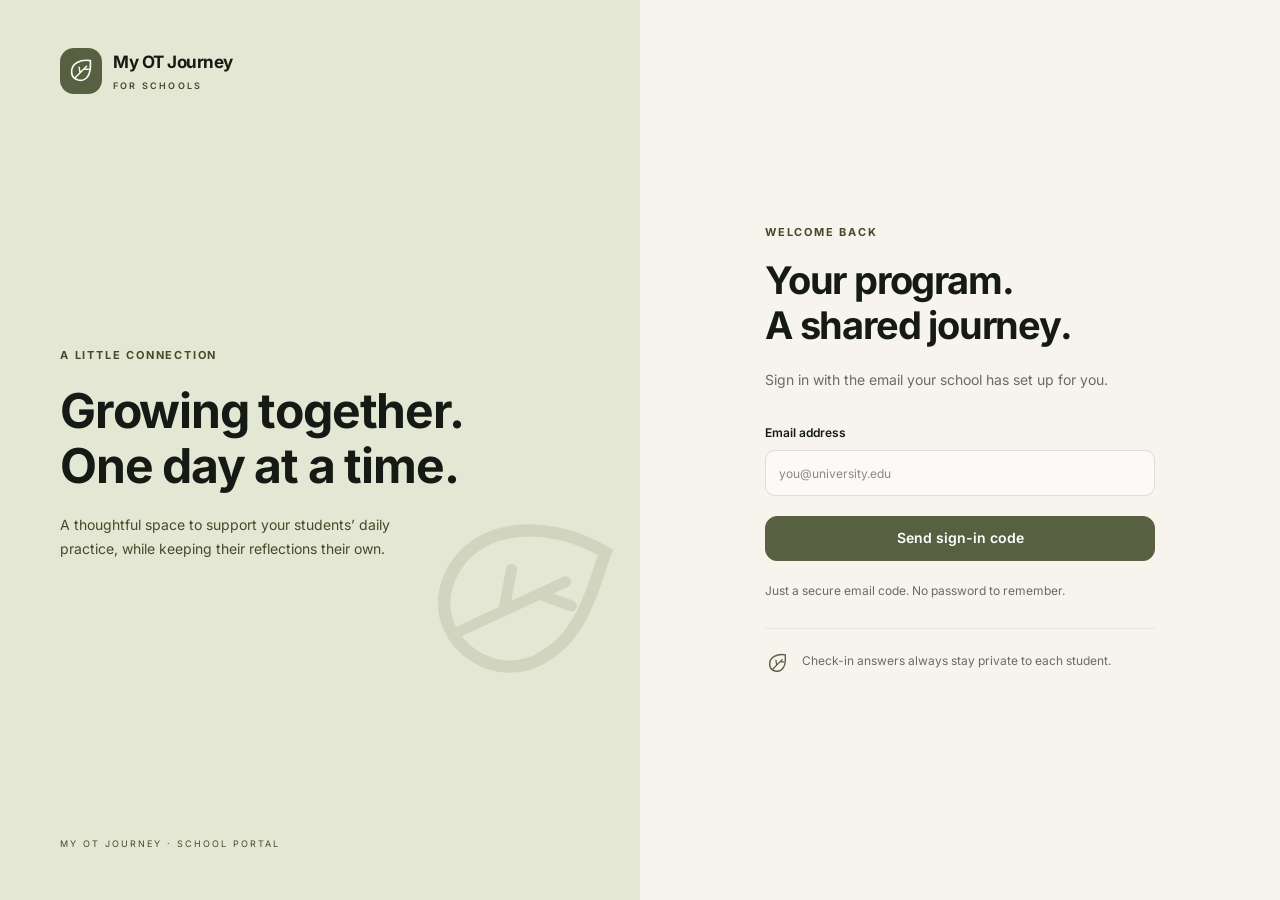
<file: index.html>
<!doctype html>
<html lang="en">
  <head>
    <meta charset="UTF-8" />
    <meta name="viewport" content="width=device-width, initial-scale=1" />
    <meta name="theme-color" content="#F7F4ED" />
    <meta
      name="description"
      content="My OT Journey school portal. A little connection, with student reflections kept private."
    />
    <title>My OT Journey · Schools</title>
    <script type="module" crossorigin src="./assets/index-DEDC1Zj3.js"></script>
    <link rel="stylesheet" crossorigin href="./assets/index-DvT_1QUS.css">
  </head>
  <body>
    <div id="root"></div>
  </body>
</html>
</file>
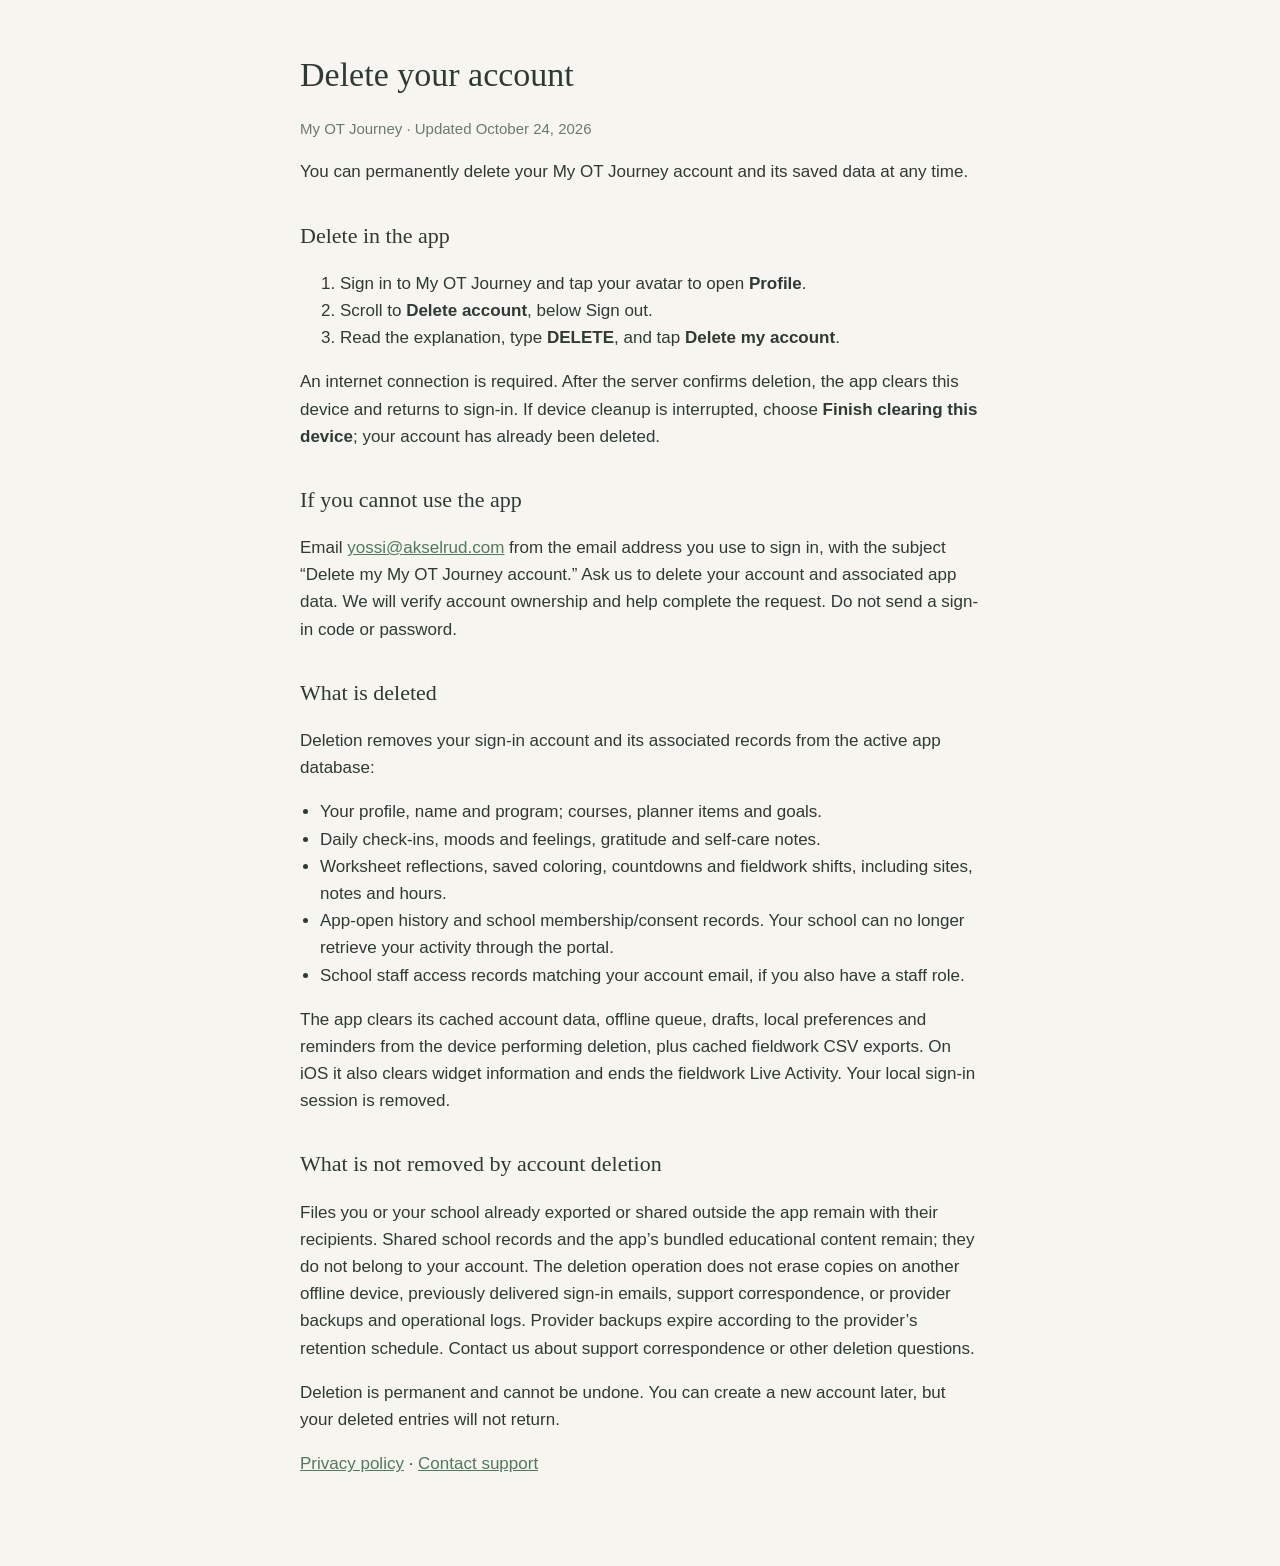
<file: delete-account.html>
<!doctype html>
<html lang="en">
<head>
<meta charset="utf-8">
<meta name="viewport" content="width=device-width, initial-scale=1">
<title>My OT Journey · Delete your account</title>
<style>
  body { margin: 0; background: #F7F5EF; color: #2F3A33; font: 17px/1.6 -apple-system, BlinkMacSystemFont, "Segoe UI", sans-serif; }
  main { max-width: 680px; margin: 0 auto; padding: 48px 24px 72px; }
  h1 { font-family: Georgia, serif; font-weight: 500; font-size: 34px; margin: 0 0 4px; }
  h2 { font-family: Georgia, serif; font-weight: 500; font-size: 22px; margin: 32px 0 8px; }
  .muted { color: #6B7A70; font-size: 15px; }
  a { color: #4F7A5C; }
  ul { padding-left: 20px; }
</style>
</head>
<body>
<main>
  <h1>Delete your account</h1>
  <p class="muted">My OT Journey · Updated October 24, 2026</p>
  <p>You can permanently delete your My OT Journey account and its saved data at any time.</p>
  <h2>Delete in the app</h2>
  <ol>
    <li>Sign in to My OT Journey and tap your avatar to open <strong>Profile</strong>.</li>
    <li>Scroll to <strong>Delete account</strong>, below Sign out.</li>
    <li>Read the explanation, type <strong>DELETE</strong>, and tap <strong>Delete my account</strong>.</li>
  </ol>
  <p>An internet connection is required. After the server confirms deletion, the app clears this device and returns to sign-in. If device cleanup is interrupted, choose <strong>Finish clearing this device</strong>; your account has already been deleted.</p>
  <h2>If you cannot use the app</h2>
  <p>Email <a href="mailto:yossi@akselrud.com?subject=Delete%20my%20My%20OT%20Journey%20account">yossi@akselrud.com</a> from the email address you use to sign in, with the subject “Delete my My OT Journey account.” Ask us to delete your account and associated app data. We will verify account ownership and help complete the request. Do not send a sign-in code or password.</p>
  <h2>What is deleted</h2>
  <p>Deletion removes your sign-in account and its associated records from the active app database:</p>
  <ul>
    <li>Your profile, name and program; courses, planner items and goals.</li>
    <li>Daily check-ins, moods and feelings, gratitude and self-care notes.</li>
    <li>Worksheet reflections, saved coloring, countdowns and fieldwork shifts, including sites, notes and hours.</li>
    <li>App-open history and school membership/consent records. Your school can no longer retrieve your activity through the portal.</li>
    <li>School staff access records matching your account email, if you also have a staff role.</li>
  </ul>
  <p>The app clears its cached account data, offline queue, drafts, local preferences and reminders from the device performing deletion, plus cached fieldwork CSV exports. On iOS it also clears widget information and ends the fieldwork Live Activity. Your local sign-in session is removed.</p>
  <h2>What is not removed by account deletion</h2>
  <p>Files you or your school already exported or shared outside the app remain with their recipients. Shared school records and the app’s bundled educational content remain; they do not belong to your account. The deletion operation does not erase copies on another offline device, previously delivered sign-in emails, support correspondence, or provider backups and operational logs. Provider backups expire according to the provider’s retention schedule. Contact us about support correspondence or other deletion questions.</p>
  <p>Deletion is permanent and cannot be undone. You can create a new account later, but your deleted entries will not return.</p>
  <p><a href="privacy.html">Privacy policy</a> · <a href="mailto:yossi@akselrud.com">Contact support</a></p>
</main>
</body>
</html>
</file>
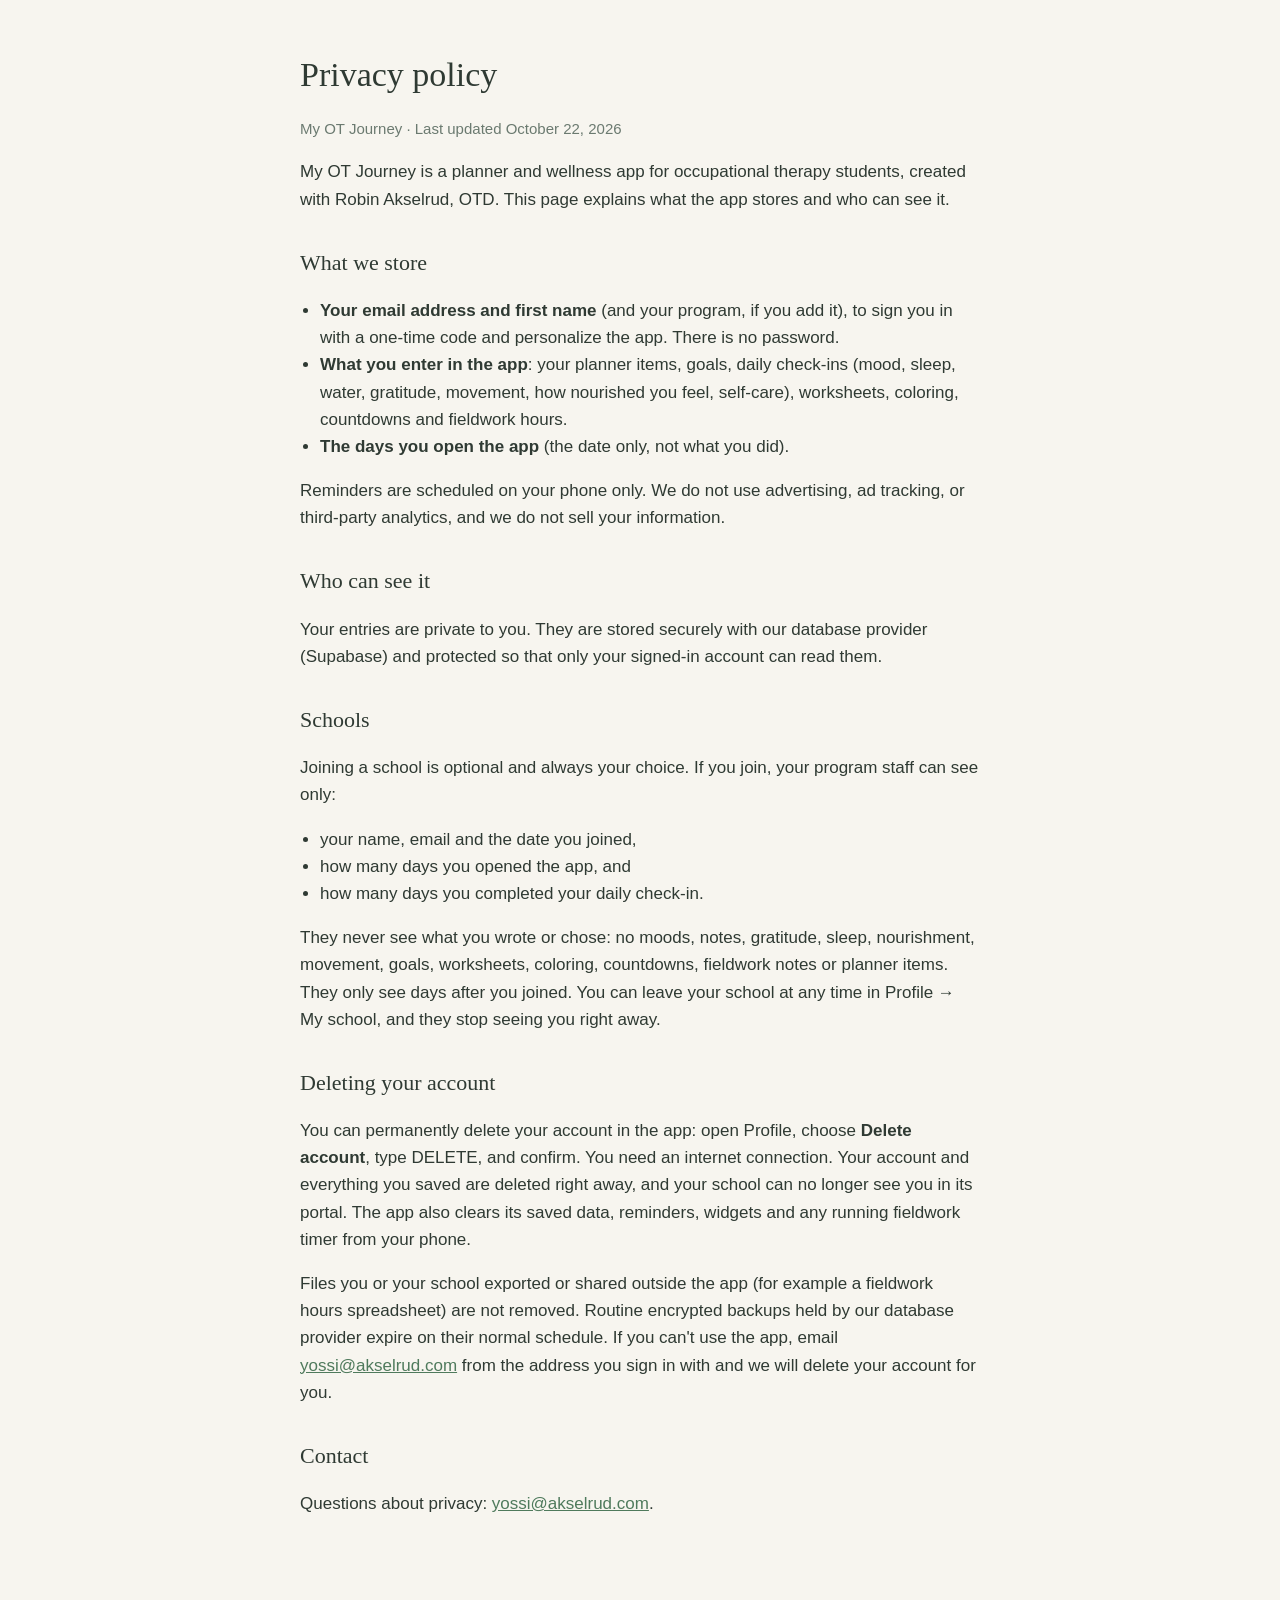
<file: privacy.html>
<!doctype html>
<html lang="en">
<head>
<meta charset="utf-8">
<meta name="viewport" content="width=device-width, initial-scale=1">
<title>My OT Journey · Privacy</title>
<style>
  body { margin: 0; background: #F7F5EF; color: #2F3A33; font: 17px/1.6 -apple-system, BlinkMacSystemFont, "Segoe UI", sans-serif; }
  main { max-width: 680px; margin: 0 auto; padding: 48px 24px 72px; }
  h1 { font-family: Georgia, serif; font-weight: 500; font-size: 34px; margin: 0 0 4px; }
  h2 { font-family: Georgia, serif; font-weight: 500; font-size: 22px; margin: 32px 0 8px; }
  .muted { color: #6B7A70; font-size: 15px; }
  a { color: #4F7A5C; }
  ul { padding-left: 20px; }
</style>
</head>
<body>
<main>
  <h1>Privacy policy</h1>
  <p class="muted">My OT Journey · Last updated October 22, 2026</p>

  <p>My OT Journey is a planner and wellness app for occupational therapy students, created with Robin Akselrud, OTD. This page explains what the app stores and who can see it.</p>

  <h2>What we store</h2>
  <ul>
    <li><strong>Your email address and first name</strong> (and your program, if you add it), to sign you in with a one-time code and personalize the app. There is no password.</li>
    <li><strong>What you enter in the app</strong>: your planner items, goals, daily check-ins (mood, sleep, water, gratitude, movement, how nourished you feel, self-care), worksheets, coloring, countdowns and fieldwork hours.</li>
    <li><strong>The days you open the app</strong> (the date only, not what you did).</li>
  </ul>
  <p>Reminders are scheduled on your phone only. We do not use advertising, ad tracking, or third-party analytics, and we do not sell your information.</p>

  <h2>Who can see it</h2>
  <p>Your entries are private to you. They are stored securely with our database provider (Supabase) and protected so that only your signed-in account can read them.</p>

  <h2>Schools</h2>
  <p>Joining a school is optional and always your choice. If you join, your program staff can see only:</p>
  <ul>
    <li>your name, email and the date you joined,</li>
    <li>how many days you opened the app, and</li>
    <li>how many days you completed your daily check-in.</li>
  </ul>
  <p>They never see what you wrote or chose: no moods, notes, gratitude, sleep, nourishment, movement, goals, worksheets, coloring, countdowns, fieldwork notes or planner items. They only see days after you joined. You can leave your school at any time in Profile → My school, and they stop seeing you right away.</p>

  <h2>Deleting your account</h2>
  <p>You can permanently delete your account in the app: open Profile, choose <strong>Delete account</strong>, type DELETE, and confirm. You need an internet connection. Your account and everything you saved are deleted right away, and your school can no longer see you in its portal. The app also clears its saved data, reminders, widgets and any running fieldwork timer from your phone.</p>
  <p>Files you or your school exported or shared outside the app (for example a fieldwork hours spreadsheet) are not removed. Routine encrypted backups held by our database provider expire on their normal schedule. If you can't use the app, email <a href="mailto:yossi@akselrud.com">yossi@akselrud.com</a> from the address you sign in with and we will delete your account for you.</p>

  <h2>Contact</h2>
  <p>Questions about privacy: <a href="mailto:yossi@akselrud.com">yossi@akselrud.com</a>.</p>
</main>
</body>
</html>
</file>
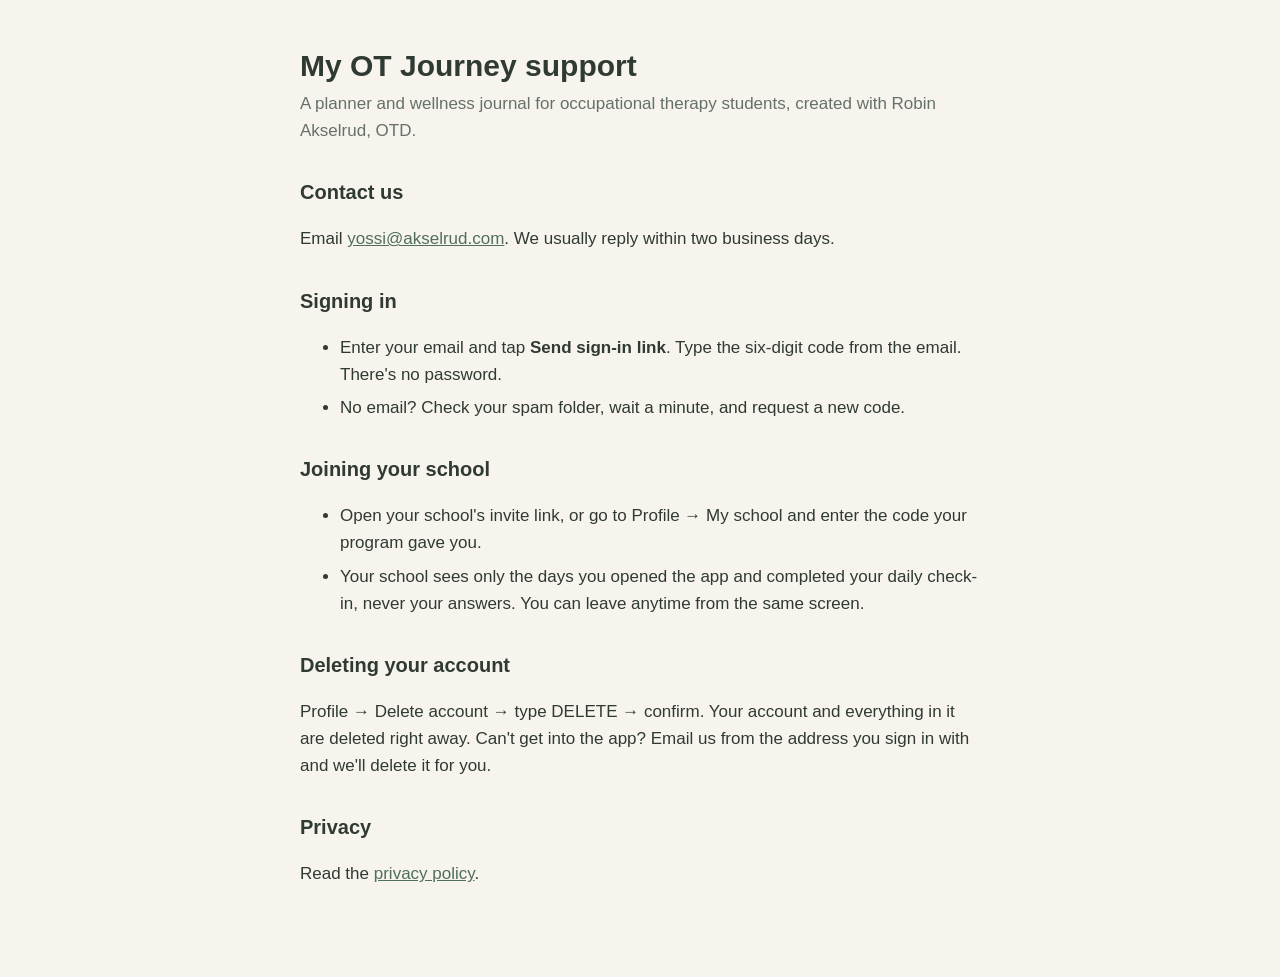
<file: support.html>
<!doctype html>
<html lang="en">
<head>
<meta charset="utf-8">
<meta name="viewport" content="width=device-width, initial-scale=1">
<title>My OT Journey · Support</title>
<style>
  body { margin: 0; background: #f7f4ee; color: #2f3a33; font: 17px/1.6 -apple-system, BlinkMacSystemFont, "Segoe UI", Inter, sans-serif; }
  main { max-width: 680px; margin: 0 auto; padding: 48px 24px 72px; }
  h1 { font-size: 30px; line-height: 1.2; margin: 0 0 6px; }
  h2 { font-size: 20px; margin: 32px 0 8px; }
  .sub { color: #66706a; margin: 0 0 28px; }
  a { color: #4f6f5a; }
  li { margin: 6px 0; }
</style>
</head>
<body>
<main>
  <h1>My OT Journey support</h1>
  <p class="sub">A planner and wellness journal for occupational therapy students, created with Robin Akselrud, OTD.</p>

  <h2>Contact us</h2>
  <p>Email <a href="mailto:yossi@akselrud.com">yossi@akselrud.com</a>. We usually reply within two business days.</p>

  <h2>Signing in</h2>
  <ul>
    <li>Enter your email and tap <strong>Send sign-in link</strong>. Type the six-digit code from the email. There's no password.</li>
    <li>No email? Check your spam folder, wait a minute, and request a new code.</li>
  </ul>

  <h2>Joining your school</h2>
  <ul>
    <li>Open your school's invite link, or go to Profile → My school and enter the code your program gave you.</li>
    <li>Your school sees only the days you opened the app and completed your daily check-in, never your answers. You can leave anytime from the same screen.</li>
  </ul>

  <h2>Deleting your account</h2>
  <p>Profile → Delete account → type DELETE → confirm. Your account and everything in it are deleted right away. Can't get into the app? Email us from the address you sign in with and we'll delete it for you.</p>

  <h2>Privacy</h2>
  <p>Read the <a href="privacy.html">privacy policy</a>.</p>
</main>
</body>
</html>
</file>
<file: assets/index-DvT_1QUS.css>
@font-face{font-family:Inter;font-style:normal;font-display:swap;font-weight:400;src:url(./inter-cyrillic-ext-400-normal-BQZuk6qB.woff2)format("woff2"),url(./inter-cyrillic-ext-400-normal-DQukG94-.woff)format("woff");unicode-range:U+460-52F,U+1C80-1C8A,U+20B4,U+2DE0-2DFF,U+A640-A69F,U+FE2E-FE2F}@font-face{font-family:Inter;font-style:normal;font-display:swap;font-weight:400;src:url(./inter-cyrillic-400-normal-obahsSVq.woff2)format("woff2"),url(./inter-cyrillic-400-normal-HOLc17fK.woff)format("woff");unicode-range:U+301,U+400-45F,U+490-491,U+4B0-4B1,U+2116}@font-face{font-family:Inter;font-style:normal;font-display:swap;font-weight:400;src:url(./inter-greek-ext-400-normal-DGGRlc-M.woff2)format("woff2"),url(./inter-greek-ext-400-normal-KugGGMne.woff)format("woff");unicode-range:U+1F??}@font-face{font-family:Inter;font-style:normal;font-display:swap;font-weight:400;src:url(./inter-greek-400-normal-B4URO6DV.woff2)format("woff2"),url(./inter-greek-400-normal-q2sYcFCs.woff)format("woff");unicode-range:U+370-377,U+37A-37F,U+384-38A,U+38C,U+38E-3A1,U+3A3-3FF}@font-face{font-family:Inter;font-style:normal;font-display:swap;font-weight:400;src:url(./inter-vietnamese-400-normal-DMkecbls.woff2)format("woff2"),url(./inter-vietnamese-400-normal-Bbgyi5SW.woff)format("woff");unicode-range:U+102-103,U+110-111,U+128-129,U+168-169,U+1A0-1A1,U+1AF-1B0,U+300-301,U+303-304,U+308-309,U+323,U+329,U+1EA0-1EF9,U+20AB}@font-face{font-family:Inter;font-style:normal;font-display:swap;font-weight:400;src:url(./inter-latin-ext-400-normal-C1nco2VV.woff2)format("woff2"),url(./inter-latin-ext-400-normal-77YHD8bZ.woff)format("woff");unicode-range:U+100-2BA,U+2BD-2C5,U+2C7-2CC,U+2CE-2D7,U+2DD-2FF,U+304,U+308,U+329,U+1D00-1DBF,U+1E00-1E9F,U+1EF2-1EFF,U+2020,U+20A0-20AB,U+20AD-20C0,U+2113,U+2C60-2C7F,U+A720-A7FF}@font-face{font-family:Inter;font-style:normal;font-display:swap;font-weight:400;src:url(./inter-latin-400-normal-C38fXH4l.woff2)format("woff2"),url(./inter-latin-400-normal-CyCys3Eg.woff)format("woff");unicode-range:U+??,U+131,U+152-153,U+2BB-2BC,U+2C6,U+2DA,U+2DC,U+304,U+308,U+329,U+2000-206F,U+20AC,U+2122,U+2191,U+2193,U+2212,U+2215,U+FEFF,U+FFFD}@font-face{font-family:Inter;font-style:normal;font-display:swap;font-weight:500;src:url(./inter-cyrillic-ext-500-normal-B0yAr1jD.woff2)format("woff2"),url(./inter-cyrillic-ext-500-normal-BmqWE9Dz.woff)format("woff");unicode-range:U+460-52F,U+1C80-1C8A,U+20B4,U+2DE0-2DFF,U+A640-A69F,U+FE2E-FE2F}@font-face{font-family:Inter;font-style:normal;font-display:swap;font-weight:500;src:url(./inter-cyrillic-500-normal-BasfLYem.woff2)format("woff2"),url(./inter-cyrillic-500-normal-CxZf_p3X.woff)format("woff");unicode-range:U+301,U+400-45F,U+490-491,U+4B0-4B1,U+2116}@font-face{font-family:Inter;font-style:normal;font-display:swap;font-weight:500;src:url(./inter-greek-ext-500-normal-C4iEst2y.woff2)format("woff2"),url(./inter-greek-ext-500-normal-2j5mBUwD.woff)format("woff");unicode-range:U+1F??}@font-face{font-family:Inter;font-style:normal;font-display:swap;font-weight:500;src:url(./inter-greek-500-normal-BIZE56-Y.woff2)format("woff2"),url(./inter-greek-500-normal-Xzm54t5V.woff)format("woff");unicode-range:U+370-377,U+37A-37F,U+384-38A,U+38C,U+38E-3A1,U+3A3-3FF}@font-face{font-family:Inter;font-style:normal;font-display:swap;font-weight:500;src:url(./inter-vietnamese-500-normal-DOriooB6.woff2)format("woff2"),url(./inter-vietnamese-500-normal-mJboJaSs.woff)format("woff");unicode-range:U+102-103,U+110-111,U+128-129,U+168-169,U+1A0-1A1,U+1AF-1B0,U+300-301,U+303-304,U+308-309,U+323,U+329,U+1EA0-1EF9,U+20AB}@font-face{font-family:Inter;font-style:normal;font-display:swap;font-weight:500;src:url(./inter-latin-ext-500-normal-CV4jyFjo.woff2)format("woff2"),url(./inter-latin-ext-500-normal-BxGbmqWO.woff)format("woff");unicode-range:U+100-2BA,U+2BD-2C5,U+2C7-2CC,U+2CE-2D7,U+2DD-2FF,U+304,U+308,U+329,U+1D00-1DBF,U+1E00-1E9F,U+1EF2-1EFF,U+2020,U+20A0-20AB,U+20AD-20C0,U+2113,U+2C60-2C7F,U+A720-A7FF}@font-face{font-family:Inter;font-style:normal;font-display:swap;font-weight:500;src:url(./inter-latin-500-normal-Cerq10X2.woff2)format("woff2"),url(./inter-latin-500-normal-BL9OpVg8.woff)format("woff");unicode-range:U+??,U+131,U+152-153,U+2BB-2BC,U+2C6,U+2DA,U+2DC,U+304,U+308,U+329,U+2000-206F,U+20AC,U+2122,U+2191,U+2193,U+2212,U+2215,U+FEFF,U+FFFD}@font-face{font-family:Inter;font-style:normal;font-display:swap;font-weight:600;src:url(./inter-cyrillic-ext-600-normal-Dfes3d0z.woff2)format("woff2"),url(./inter-cyrillic-ext-600-normal-Bcila6Z-.woff)format("woff");unicode-range:U+460-52F,U+1C80-1C8A,U+20B4,U+2DE0-2DFF,U+A640-A69F,U+FE2E-FE2F}@font-face{font-family:Inter;font-style:normal;font-display:swap;font-weight:600;src:url(./inter-cyrillic-600-normal-CWCymEST.woff2)format("woff2"),url(./inter-cyrillic-600-normal-4D_pXhcN.woff)format("woff");unicode-range:U+301,U+400-45F,U+490-491,U+4B0-4B1,U+2116}@font-face{font-family:Inter;font-style:normal;font-display:swap;font-weight:600;src:url(./inter-greek-ext-600-normal-DRtmH8MT.woff2)format("woff2"),url(./inter-greek-ext-600-normal-B8X0CLgF.woff)format("woff");unicode-range:U+1F??}@font-face{font-family:Inter;font-style:normal;font-display:swap;font-weight:600;src:url(./inter-greek-600-normal-plRanbMR.woff2)format("woff2"),url(./inter-greek-600-normal-BZpKdvQh.woff)format("woff");unicode-range:U+370-377,U+37A-37F,U+384-38A,U+38C,U+38E-3A1,U+3A3-3FF}@font-face{font-family:Inter;font-style:normal;font-display:swap;font-weight:600;src:url(./inter-vietnamese-600-normal-Cc8MFFhd.woff2)format("woff2"),url(./inter-vietnamese-600-normal-BuLX-rYi.woff)format("woff");unicode-range:U+102-103,U+110-111,U+128-129,U+168-169,U+1A0-1A1,U+1AF-1B0,U+300-301,U+303-304,U+308-309,U+323,U+329,U+1EA0-1EF9,U+20AB}@font-face{font-family:Inter;font-style:normal;font-display:swap;font-weight:600;src:url(./inter-latin-ext-600-normal-D2bJ5OIk.woff2)format("woff2"),url(./inter-latin-ext-600-normal-CIVaiw4L.woff)format("woff");unicode-range:U+100-2BA,U+2BD-2C5,U+2C7-2CC,U+2CE-2D7,U+2DD-2FF,U+304,U+308,U+329,U+1D00-1DBF,U+1E00-1E9F,U+1EF2-1EFF,U+2020,U+20A0-20AB,U+20AD-20C0,U+2113,U+2C60-2C7F,U+A720-A7FF}@font-face{font-family:Inter;font-style:normal;font-display:swap;font-weight:600;src:url(./inter-latin-600-normal-LgqL8muc.woff2)format("woff2"),url(./inter-latin-600-normal-CiBQ2DWP.woff)format("woff");unicode-range:U+??,U+131,U+152-153,U+2BB-2BC,U+2C6,U+2DA,U+2DC,U+304,U+308,U+329,U+2000-206F,U+20AC,U+2122,U+2191,U+2193,U+2212,U+2215,U+FEFF,U+FFFD}@font-face{font-family:Inter;font-style:normal;font-display:swap;font-weight:700;src:url(./inter-cyrillic-ext-700-normal-BjwYoWNd.woff2)format("woff2"),url(./inter-cyrillic-ext-700-normal-LO58E6JB.woff)format("woff");unicode-range:U+460-52F,U+1C80-1C8A,U+20B4,U+2DE0-2DFF,U+A640-A69F,U+FE2E-FE2F}@font-face{font-family:Inter;font-style:normal;font-display:swap;font-weight:700;src:url(./inter-cyrillic-700-normal-CjBOestx.woff2)format("woff2"),url(./inter-cyrillic-700-normal-DrXBdSj3.woff)format("woff");unicode-range:U+301,U+400-45F,U+490-491,U+4B0-4B1,U+2116}@font-face{font-family:Inter;font-style:normal;font-display:swap;font-weight:700;src:url(./inter-greek-ext-700-normal-qfdV9bQt.woff2)format("woff2"),url(./inter-greek-ext-700-normal-BoQ6DsYi.woff)format("woff");unicode-range:U+1F??}@font-face{font-family:Inter;font-style:normal;font-display:swap;font-weight:700;src:url(./inter-greek-700-normal-C3JjAnD8.woff2)format("woff2"),url(./inter-greek-700-normal-BUv2fZ6O.woff)format("woff");unicode-range:U+370-377,U+37A-37F,U+384-38A,U+38C,U+38E-3A1,U+3A3-3FF}@font-face{font-family:Inter;font-style:normal;font-display:swap;font-weight:700;src:url(./inter-vietnamese-700-normal-DlLaEgI2.woff2)format("woff2"),url(./inter-vietnamese-700-normal-BZaoP0fm.woff)format("woff");unicode-range:U+102-103,U+110-111,U+128-129,U+168-169,U+1A0-1A1,U+1AF-1B0,U+300-301,U+303-304,U+308-309,U+323,U+329,U+1EA0-1EF9,U+20AB}@font-face{font-family:Inter;font-style:normal;font-display:swap;font-weight:700;src:url(./inter-latin-ext-700-normal-Ca8adRJv.woff2)format("woff2"),url(./inter-latin-ext-700-normal-TidjK2hL.woff)format("woff");unicode-range:U+100-2BA,U+2BD-2C5,U+2C7-2CC,U+2CE-2D7,U+2DD-2FF,U+304,U+308,U+329,U+1D00-1DBF,U+1E00-1E9F,U+1EF2-1EFF,U+2020,U+20A0-20AB,U+20AD-20C0,U+2113,U+2C60-2C7F,U+A720-A7FF}@font-face{font-family:Inter;font-style:normal;font-display:swap;font-weight:700;src:url(./inter-latin-700-normal-Yt3aPRUw.woff2)format("woff2"),url(./inter-latin-700-normal-BLAVimhd.woff)format("woff");unicode-range:U+??,U+131,U+152-153,U+2BB-2BC,U+2C6,U+2DA,U+2DC,U+304,U+308,U+329,U+2000-206F,U+20AC,U+2122,U+2191,U+2193,U+2212,U+2215,U+FEFF,U+FFFD}:root{color:var(--text,#151b14);background:var(--bg,#f7f4ed);font-synthesis:none;--desktop-sidebar:252px;--card-radius:20px;--muted-line:#e6e5e0;font-family:Inter,system-ui,sans-serif;font-size:14px;line-height:1.6}*{box-sizing:border-box}body{margin:0}button,input,select{font:inherit}button,a,input,select{-webkit-tap-highlight-color:transparent}button,.button{border:1px solid var(--inputBorder);background:var(--surface);min-height:44px;color:var(--primaryInk);cursor:pointer;border-radius:12px;justify-content:center;align-items:center;gap:10px;padding:10px 17px;font-weight:600;text-decoration:none;display:inline-flex}button:hover,.button:hover{background:var(--primarySoft)}button:disabled{cursor:default;opacity:.5}button.primary,.button.primary{background:var(--primary);color:var(--onPrimary);border-color:var(--primary)}button.primary:hover,.button.primary:hover{background:var(--primaryInk)}:focus-visible{outline:3px solid var(--appointment);outline-offset:3px}a{color:var(--primaryInk);text-underline-offset:4px}h1,h2,h3,p{margin:0}h1{letter-spacing:-1.2px;font-size:36px;font-weight:700;line-height:1.18}h2{letter-spacing:-.4px;font-size:20px;line-height:1.35}h3{font-size:16px;line-height:1.4}p{line-height:1.65}.muted{color:var(--textMuted)}.small,small{font-size:12px}.eyebrow{color:var(--primaryInk);letter-spacing:1.8px;font-size:11px;font-weight:700;line-height:1.5;display:block}.panel{border:1px solid var(--border);background:var(--surface);border-radius:var(--card-radius);padding:28px}.message{background:var(--accentWarm);border-radius:12px;margin:16px 0;padding:16px 20px}.text-button{background:0 0;border:0;justify-content:flex-start;padding-left:0;padding-right:0}.text-button:hover{background:0 0;text-decoration:underline}.role-badge,.count-badge{background:var(--primarySoft);color:var(--primaryInk);white-space:nowrap;border-radius:100px;padding:6px 12px;font-size:11px;font-weight:600}.sr-only{clip:rect(0, 0, 0, 0);white-space:nowrap;border:0;width:1px;height:1px;margin:-1px;padding:0;position:absolute;overflow:hidden}.brand{color:var(--text);letter-spacing:-.5px;align-items:center;gap:11px;font-size:17px;font-weight:700;line-height:1.3;text-decoration:none;display:flex}.brand small{letter-spacing:2.2px;color:var(--primaryInk);margin-top:7px;font-size:9px;font-weight:600;display:block}.brand-icon{background:var(--primary);width:42px;height:46px;color:var(--surface);border-radius:14px;place-items:center;display:grid}.brand-icon svg{width:30px}.portal-shell{min-height:100vh;display:flex}.sidebar{width:var(--desktop-sidebar);border-right:1px solid var(--divider);background:var(--surface);flex-direction:column;flex:none;height:100vh;padding:35px 24px;display:flex;position:sticky;top:0}.school-label{letter-spacing:1.8px;color:var(--textMuted);margin-top:50px;font-size:9px;font-weight:600}.school-select{color:var(--text);background:0 0;border:0;width:100%;margin:8px 0 28px;padding:8px 0;font-weight:600}.sidebar nav{flex-direction:column;gap:6px;display:flex}.sidebar nav a{min-height:48px;color:var(--textMuted);border-radius:12px;align-items:center;gap:12px;padding:12px;font-size:13px;font-weight:500;text-decoration:none;display:flex}.sidebar nav a span{text-align:center;width:20px;font-size:21px}.sidebar nav a[aria-current=page]{background:var(--primarySoft);color:var(--primaryInk);font-weight:600}.sidebar nav a:hover{color:var(--primaryInk);background:var(--chip)}.sidebar-bottom{margin-top:auto;padding-top:28px}.privacy-note{border-top:1px solid var(--divider);color:var(--textMuted);gap:12px;padding-top:24px;font-size:12px;display:flex}.privacy-note svg{width:26px;color:var(--primary);flex:none}.account-email{overflow-wrap:anywhere;color:var(--textMuted);margin-top:24px}.main-content{flex:1;min-width:0;max-width:1650px;margin:0 auto;padding:44px 42px 70px}.page-heading{justify-content:space-between;align-items:flex-start;gap:20px;margin-bottom:28px;display:flex}.page-heading h1{margin:10px 0}.page-heading>.role-badge{margin-top:8px}.privacy-banner{border:1px solid var(--primarySoft);background:var(--assignmentSoft);color:var(--primaryInk);border-radius:14px;align-items:center;gap:14px;margin:22px 0;padding:15px 20px;font-size:13px;display:flex}.privacy-banner svg{flex:none;width:26px}.range-toolbar{justify-content:space-between;align-items:center;gap:16px;margin:28px 0 24px;display:flex}.segmented{background:var(--track);border-radius:12px;flex-wrap:wrap;gap:4px;padding:5px;display:flex}.segmented button{white-space:nowrap;background:0 0;border:0;border-radius:9px;min-height:36px;padding:8px 13px;font-size:12px;font-weight:500}.segmented button[aria-pressed=true]{background:var(--primary);color:var(--onPrimary)}.custom-range{gap:18px;margin:0 0 20px;display:flex}.stats{grid-template-columns:repeat(3,1fr);gap:18px;margin-bottom:28px;display:grid}.stats section{background:var(--surface);border:1px solid var(--border);border-radius:var(--card-radius);padding:24px}.stats section:nth-child(2){background:var(--accentWarm)}.stats section>span{color:var(--textMuted);font-size:12px;font-weight:500}.stats strong{letter-spacing:-1.5px;justify-content:space-between;align-items:center;margin:10px 0 6px;font-size:40px;font-weight:600;line-height:1.3;display:flex}.stats svg{width:40px;height:40px;color:var(--primary)}.stats p{color:var(--textMuted);font-size:11px}input,select{border:1px solid var(--inputBorder);background:var(--surface);color:var(--text);border-radius:10px;min-width:0;min-height:46px;padding:11px 13px}label{flex-direction:column;gap:8px;font-size:12px;font-weight:600;display:flex}input::placeholder{color:var(--placeholder);font-weight:400}.roster-panel{padding:0;overflow:hidden}.table-toolbar{justify-content:space-between;align-items:center;gap:18px;padding:24px;display:flex}.table-toolbar h2{margin-bottom:6px}.table-actions{align-items:center;gap:10px;display:flex}.table-actions button{white-space:nowrap;font-size:12px}.table-actions input{width:220px;font-size:12px;font-weight:400}.table-scroll{width:100%;overflow-x:auto}table{border-collapse:collapse;text-align:left;white-space:nowrap;width:100%;font-size:11px}th{border-top:1px solid var(--divider);border-bottom:1px solid var(--divider);background:var(--assignmentSoft);color:var(--textMuted);font-size:10px;font-weight:500}th button{font-size:inherit;color:inherit;background:0 0;border:0;border-radius:0;justify-content:flex-start;min-height:48px;padding:10px 12px;font-weight:500}th:first-child button{padding-left:24px}td{border-bottom:1px solid var(--border);color:var(--textMuted);padding:14px 12px}td:first-child{padding-left:24px}td:last-child{padding-right:24px}.student-name{color:var(--text);background:0 0;border:0;justify-content:flex-start;gap:11px;width:100%;padding:0;font-size:12px;font-weight:600}.student-name:hover{color:var(--primary);background:0 0}.student-avatar{background:var(--chip);width:30px;height:30px;color:var(--primary);border-radius:50%;place-items:center;font-size:12px;font-weight:500;display:grid}.chevron{color:var(--textMuted);margin-left:auto}.number{font-variant-numeric:tabular-nums;color:var(--text);text-align:center}.completion-pill{background:var(--primarySoft);color:var(--primaryInk);border-radius:7px;min-width:29px;padding:4px 8px;font-weight:600;display:inline-block}.rate{font-variant-numeric:tabular-nums;align-items:center;gap:9px;display:flex}.rate>span:first-child{min-width:29px}.rate-track{background:var(--track);border-radius:4px;width:48px;height:4px;overflow:hidden}.rate-track span{background:var(--primary);border-radius:4px;height:100%;display:block}.table-footer{color:var(--textMuted);border-top:1px solid var(--border);justify-content:space-between;gap:18px;padding:16px 24px;font-size:10px;display:flex}.table-status{padding:35px 24px}.empty{text-align:center;padding:60px 30px}.empty svg{width:44px;color:var(--primary);margin-bottom:15px}.empty p{max-width:550px;margin:16px auto}.empty h1{font-size:28px}.table-empty h3{font-size:20px}.expanded td{background:var(--assignmentSoft);white-space:normal;padding:24px}.calendar-heading{justify-content:space-between;align-items:center;gap:15px;margin-bottom:18px;display:flex}.calendar-heading h3{color:var(--text);margin-bottom:5px}.legend{gap:15px;font-size:11px;display:flex}.legend span{white-space:nowrap;align-items:center;gap:6px;display:flex}.open-dot{background:var(--primarySoft);border:1px solid var(--primary);border-radius:50%;width:9px;height:9px;margin:5px;display:block}.completed-leaf{width:19px;height:19px;color:var(--primary);fill:var(--primary)}.completed-leaf path:last-child{stroke:var(--surface)}.no-dot{width:19px;height:19px;display:block}.calendar-grid{grid-template-columns:repeat(14,minmax(32px,1fr));gap:6px;display:grid}.calendar-day{border:1px solid var(--border);background:var(--surface);color:var(--textMuted);border-radius:10px;flex-direction:column;align-items:center;gap:2px;padding:8px 3px;font-size:12px;display:flex}.calendar-day small{font-size:8px}.calendar-day.selected-day{border-color:var(--primarySoft);background:var(--primarySoft);color:var(--primaryInk)}.invite-grid{grid-template-columns:1fr 1.15fr;gap:24px;margin-top:32px;display:grid}.qr-panel{text-align:center;flex-direction:column;align-items:center;gap:20px;padding:32px;display:flex}.qr-panel p{max-width:300px}.qr-panel a{font-size:12px}.qr-frame{aspect-ratio:1;background:var(--surface);border:1px solid var(--primarySoft);border-radius:22px;place-items:center;width:100%;max-width:300px;margin:4px 0;display:grid}.qr-frame img{border-radius:20px;max-width:100%;height:auto}.invite-details{flex-direction:column;gap:18px;display:flex}.invite-details .panel{flex-direction:column;gap:15px;display:flex}.section-leaf{width:32px;color:var(--primary)}.code-row{justify-content:space-between;align-items:center;gap:15px;display:flex}.code-row code{letter-spacing:7px;color:var(--primaryInk);font-family:Inter,sans-serif;font-size:32px;font-weight:600}.invite-privacy{margin-top:40px}.invite-privacy>h2{margin-bottom:20px}.invite-privacy>p{margin-top:18px;font-size:12px}.privacy-columns{text-align:left;grid-template-columns:1fr 1fr;gap:16px;display:grid}.privacy-columns section{background:var(--chip);border-radius:16px;padding:25px}.privacy-columns section.shared{background:var(--primarySoft)}.privacy-columns h3{margin:10px 0 15px}.privacy-columns p,.privacy-columns li{font-size:13px;line-height:1.65}.privacy-columns ul{margin:0 0 15px;padding-left:17px}.privacy-columns li+li{margin-top:8px}.staff-layout{grid-template-columns:1.5fr 1fr;gap:24px;margin:32px 0;display:grid}.panel-heading{align-items:center;gap:12px;margin-bottom:20px;display:flex}.staff-list{margin:0;padding:0;list-style:none}.staff-list li{border-bottom:1px solid var(--divider);flex-wrap:wrap;align-items:center;gap:16px;padding:20px 0;font-size:12px;display:flex}.staff-list li>div{overflow-wrap:anywhere;flex:1;min-width:160px}.staff-list small{color:var(--textMuted);margin-top:5px;font-size:10px;display:block}.staff-list .text-button{font-size:11px}.staff-list+p{margin-top:20px}.add-staff>p{margin:14px 0 24px}.add-staff form{flex-direction:column;gap:18px;display:flex}.signin-layout{grid-template-columns:1fr 1fr;min-height:100vh;display:grid}.signin-art{background:var(--primarySoft);flex-direction:column;justify-content:space-between;padding:48px 60px;display:flex;position:relative;overflow:hidden}.signin-art>div{margin:65px 0 90px;position:relative}.signin-art h1{margin:20px 0;font-size:48px;line-height:1.15}.signin-art p{max-width:380px;color:var(--primaryInk)}.signin-art .hero-leaf{width:220px;height:220px;color:var(--primary);opacity:.13;position:absolute;bottom:-150px;right:-45px;transform:rotate(20deg)}.signin-art>.small{letter-spacing:2px;font-size:9px}.signin-layout>main{justify-content:center;align-items:center;padding:50px;display:flex}.auth-panel{width:100%;max-width:390px}.auth-panel h1{margin:18px 0 20px;font-size:38px}.auth-panel>p{margin:16px 0 28px}.auth-panel form{flex-direction:column;gap:20px;margin:32px 0 20px;display:flex}.auth-panel .text-button{justify-content:center;min-height:28px;padding:0;font-size:11px}.signin-note{border-top:1px solid var(--divider);color:var(--textMuted);gap:12px;padding-top:22px;font-size:12px;display:flex}.signin-note svg{width:25px;color:var(--primary);flex:none}.public-layout{min-height:100vh;padding:32px 24px 60px}.public-layout>.brand{justify-content:center;margin-bottom:32px}.public-layout>.auth-panel{margin:70px auto}.landing{text-align:center;flex-direction:column;align-items:center;gap:20px;max-width:780px;margin:0 auto;padding:42px;display:flex}.landing-leaf{background:var(--primarySoft);color:var(--primary);border-radius:50%;place-items:center;width:68px;height:68px;display:grid}.landing-leaf svg{width:40px}.landing h1{max-width:600px;font-size:36px}.landing-intro{color:var(--textMuted);font-size:17px}.landing .privacy-columns{width:100%;margin:8px 0}.landing>.muted{max-width:600px;font-size:13px}.landing .button{min-width:300px;margin-top:4px}.store-placeholder{color:var(--textMuted);cursor:default;font-size:12px}.landing>.small{font-size:11px}@media (width>=1600px){.main-content{padding:50px 54px}table{font-size:12px}.student-name{font-size:13px}th{font-size:11px}}@media (width<=1200px){:root{--desktop-sidebar:220px}.sidebar{padding:28px 18px}.main-content{padding:34px 25px}.table-toolbar{flex-direction:column;align-items:flex-start}.table-actions{justify-content:space-between;width:100%}.table-actions input{width:260px}.range-toolbar{flex-direction:column;align-items:flex-start;gap:12px}.stats section{padding:20px}.staff-layout{grid-template-columns:1fr}.signin-art{padding:40px}.signin-art h1{font-size:40px}}@media (width<=800px){.portal-shell{display:block}.sidebar{border-right:0;border-bottom:1px solid var(--divider);gap:14px;width:100%;height:auto;padding:20px;position:static}.school-label,.privacy-note{display:none}.school-select{min-height:30px;margin:0;padding:0}.sidebar nav{flex-flow:wrap;gap:5px}.sidebar nav a{min-height:40px;padding:8px 12px;font-size:12px}.sidebar nav a span{font-size:16px}.sidebar-bottom{justify-content:space-between;align-items:center;gap:12px;margin:0;padding:0;display:flex}.account-email{margin:0;font-size:10px}.sidebar-bottom .text-button{min-height:30px;font-size:11px}.main-content{padding:28px 18px 50px}.page-heading{gap:12px}.page-heading h1{font-size:30px}.page-heading p{font-size:12px}.stats{gap:10px}.stats section{border-radius:14px;padding:17px 13px}.stats strong{font-size:30px}.stats section>span{font-size:10px}.stats p{font-size:9px}.stats svg{width:25px}.table-footer{flex-direction:column;gap:5px}.calendar-grid{grid-template-columns:repeat(14,minmax(32px,1fr))}.invite-grid{grid-template-columns:1fr}.qr-panel{padding:25px}.invite-privacy{margin-top:28px}.privacy-columns section{padding:20px}.signin-layout{grid-template-columns:1fr}.signin-art{padding:28px}.signin-art>div,.signin-art>.small{display:none}.signin-layout>main{padding:42px 24px}.landing{padding:28px 22px}.landing h1{font-size:30px}.public-layout{padding:25px 14px 40px}}@media (width<=480px){.page-heading>.role-badge{display:none}.table-actions{flex-direction:column;align-items:stretch}.table-actions input,.search-label{width:100%}.segmented{gap:2px;padding:4px}.segmented button{padding:8px 9px;font-size:10px}.stats p{display:none}.stats strong{margin-bottom:0}.privacy-columns{grid-template-columns:1fr}.privacy-columns section{padding:20px}.custom-range{gap:10px}.custom-range label{flex:1;min-width:0}.custom-range input{width:100%}.code-row code{letter-spacing:5px;font-size:28px}.staff-layout .panel{padding:22px}.landing .button{width:100%;min-width:0}.sidebar nav a{flex:1;font-size:11px}.calendar-heading{flex-direction:column;align-items:flex-start}}
</file>
